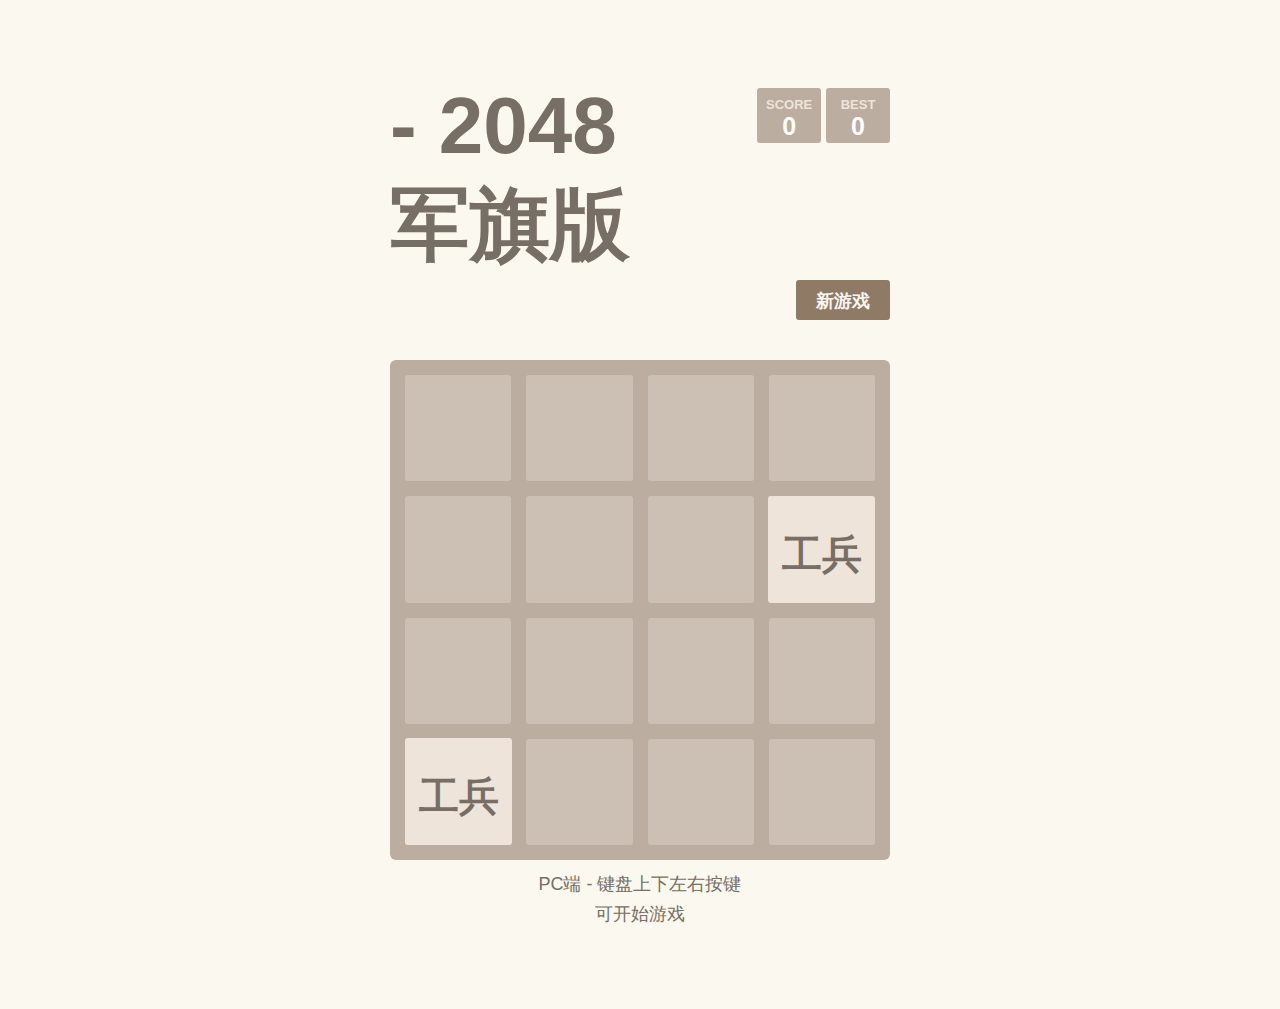
<file: 2048/index.html>
<!DOCTYPE html PUBLIC "-//W3C//DTD XHTML 1.0 Transitional//EN" "http://www.w3.org/TR/xhtml1/DTD/xhtml1-transitional.dtd">
<html lang="en">
<head>
    <meta http-equiv="Content-Type" content="text/html; charset=UTF-8">
    <meta charset="utf-8">
    <title>2048军旗版</title>
    <meta name="viewport" content="width=device-width, target-densitydpi=160dpi, initial-scale=1.0, maximum-scale=1, user-scalable=no, minimal-ui">
	<link rel="stylesheet" href="style.css">
</head>
<body>
<div class="container">
    <div class="heading">
        <h1 class="title">- 2048<br/>军旗版</h1>
        <div class="scores-container">
            <div class="score-container">
                <div class="score-addition"></div>
            </div>
            <div class="best-container"></div>
        </div>
    </div>
    <div class="above-game">
        <a class="restart-button">新游戏</a>
    </div>
    <div class="game-container">
        <div class="game-message">
            <p>
            </p>
            <div class="lower">
                <a class="keep-playing-button">继续前进</a>
                <a class="retry-button">再试一次</a>
                <div class="score-sharing"></div>
            </div>
        </div>
        <div class="grid-container">
            <div class="grid-row">
                <div class="grid-cell">
                </div>
                <div class="grid-cell">
                </div>
                <div class="grid-cell">
                </div>
                <div class="grid-cell">
                </div>
            </div>
            <div class="grid-row">
                <div class="grid-cell">
                </div>
                <div class="grid-cell">
                </div>
                <div class="grid-cell">
                </div>
                <div class="grid-cell">
                </div>
            </div>
            <div class="grid-row">
                <div class="grid-cell">
                </div>
                <div class="grid-cell">
                </div>
                <div class="grid-cell">
                </div>
                <div class="grid-cell">
                </div>
            </div>
            <div class="grid-row">
                <div class="grid-cell">
                </div>
                <div class="grid-cell">
                </div>
                <div class="grid-cell">
                </div>
                <div class="grid-cell">
                </div>
            </div>
        </div>
        <div class="tile-container"></div>
    </div>

	<p style="text-align:center;margin-top:10px;">PC端 - 键盘上下左右按键<br/>可开始游戏</p>
    <script src="bind_polyfill.js"></script>
</body>
</html>
</file>
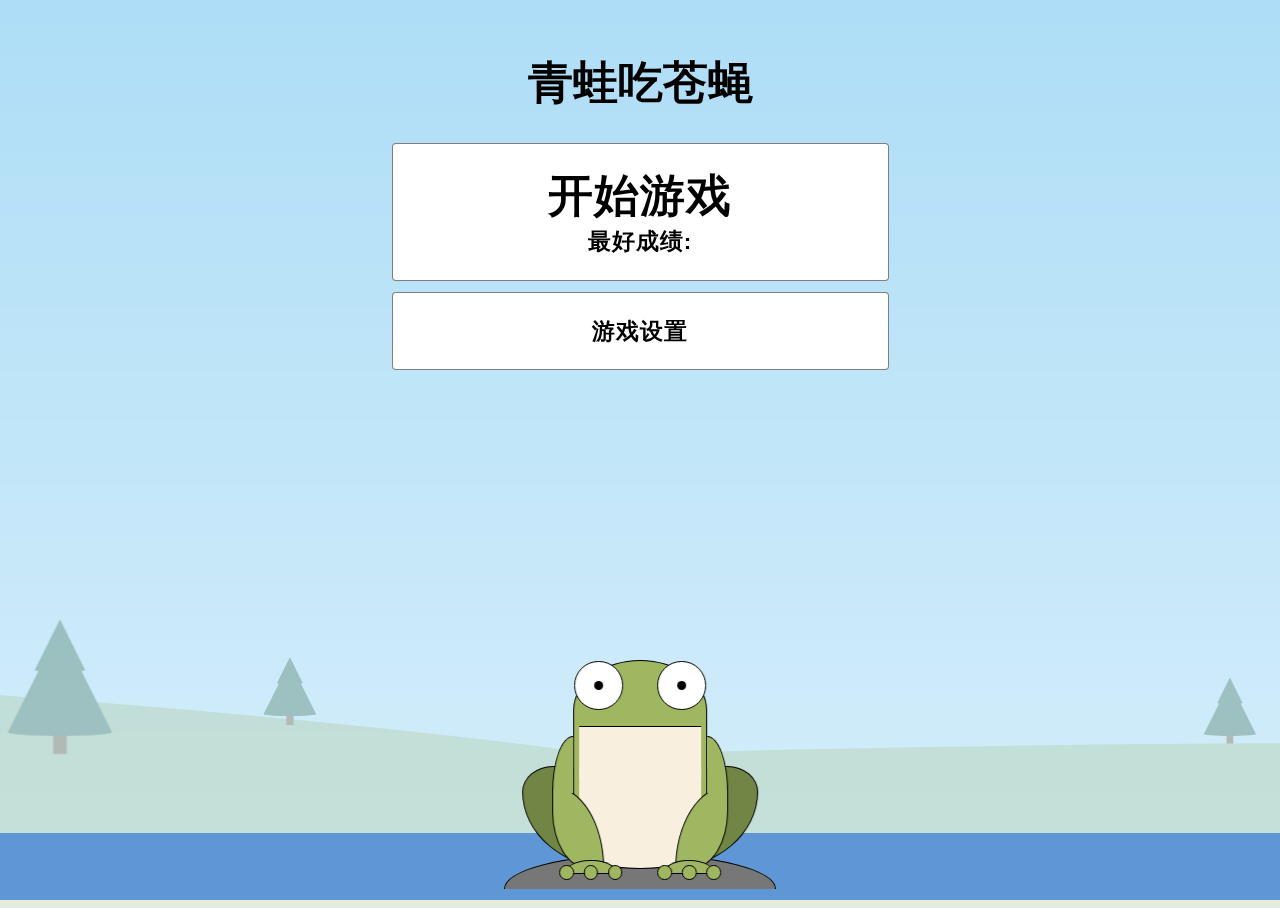
<file: qwchcy/index.html>
<!DOCTYPE html>
<html lang="en" >

<head>
<meta charset="UTF-8">
<title>青蛙吃苍蝇</title>
<meta name="viewport" content="width=device-width, initial-scale=1.0, user-scalable=1.0, minimum-scale=1.0, maximum-scale=1.0">

<style>
      
      @keyframes squiggly {
  0% {
    filter: url("#squiggly-0");
  }
  25% {
    filter: url("#squiggly-1");
  }
  50% {
    filter: url("#squiggly-3");
  }
  100% {
    filter: url("#squiggly-4");
  }
}
html,
body {
  width: 100%;
  height: 100%;
  overflow: hidden;
  background: #fff;
  color: #000;
  font-size: 2.5vh;
}

body {
  font-family: arial;
}
body.dark {
  color: #fff;
}

.card {
  overflow: hidden;
  max-width: 20em;
  padding: 1em;
  margin: 0 auto 1em;
  background: rgba(255, 255, 255, 0.25);
  border: 1px solid #000;
  border-radius: 0.25em;
}

.btn {
  display: block;
  margin: 0 auto 0.5em;
  padding: 1em;
  max-width: 20em;
  font-weight: bold;
  letter-spacing: 1px;
  text-decoration: none !important;
  text-transform: uppercase;
  text-shadow: none !important;
  background: #fff;
  transition: all 0.2s;
  border: 1px solid rgba(0, 0, 0, 0.5);
  border-radius: 4px;
  color: #000;
}

.checkbox {
  display: inline-block;
  font-weight: bold;
  text-transform: uppercase;
}
.checkbox input {
  display: none;
}
.checkbox span {
  display: block;
  padding: 1em;
  background: #fff;
  border: 1px solid #bbb;
  border-radius: 4px;
  color: #000;
  transition: all 0.2s;
  cursor: pointer;
}
.checkbox input:checked + span {
  border-color: #000;
}

.play .text {
  font-size: 2em;
}

.scoreboard .scoreboard-list {
  display: inline-block;
  padding: 0;
  margin: 0;
  text-align: right;
}

.game .hud {
  padding: 0 1rem;
  font-size: 1.5rem;
  letter-spacing: 1px;
}
.dark .game .hud {
  text-shadow: 0 1px 0 rgba(0, 0, 0, 0.1), 0 -1px 0 rgba(0, 0, 0, 0.1), 1px 0 0 rgba(0, 0, 0, 0.1), -1px 0 0 rgba(0, 0, 0, 0.1), 1px 1px 0 rgba(0, 0, 0, 0.1), -1px -1px 0 rgba(0, 0, 0, 0.1), -1px 1px 0 rgba(0, 0, 0, 0.1), 1px -1px 0 rgba(0, 0, 0, 0.1);
}
.game .hud .label {
  display: block;
  font-size: 0.6em;
  font-weight: normal;
  text-transform: uppercase;
}
.game .hud .value {
  font-size: 2em;
  font-weight: bold;
  line-height: 1;
}
.game .time {
  float: left;
}
.game .score {
  float: right;
}

.dark .win {
  text-shadow: 0 1px 0 black, 0 -1px 0 black, 1px 0 0 black, -1px 0 0 black, 1px 1px 0 black, -1px -1px 0 black, -1px 1px 0 black, 1px -1px 0 black;
}
.win .score {
  float: left;
}
.win .best {
  float: right;
}
.win .label {
  display: block;
  font-size: 0.6em;
  font-weight: normal;
  text-transform: uppercase;
}
.win .value {
  font-size: 2em;
  font-weight: bold;
  line-height: 1;
}
.win .highscore {
  display: block;
  clear: both;
}
.win .highscore.is-hidden {
  display: none;
}

.screen {
  position: fixed;
  z-index: 10;
  top: 0;
  left: 0;
  right: 0;
  bottom: 0;
  height: 100%;
  padding: 1em;
  overflow: hidden;
  text-align: center;
  visibility: hidden;
  opacity: 0;
  transform: translateY(-1em);
  transition: all 0.2s 0.1s;
}
.screen.is-active {
  visibility: visible;
  opacity: 1;
  transform: translateY(0);
}
.screen.game {
  padding-left: 0;
  padding-right: 0;
  background: none;
}
.screen h1 {
  text-transform: uppercase;
}

.sky {
  position: fixed;
  top: 0;
  right: 0;
  bottom: 0;
  left: 0;
  transition: all 0.5s;
  background: #fff;
  cursor: pointer;
}
.outlines .sky {
  background: #fff;
}
.light .sky {
  background: #aedef7;
}
.dark .sky {
  background: #002;
}
.sky:before {
  position: fixed;
  top: 0;
  left: 0;
  bottom: 0;
  right: 0;
  background: linear-gradient(to bottom, rgba(255, 255, 255, 0.0001), #fff);
  opacity: 0.5;
  content: '';
  transition: all 0.2s;
}
.dark .sky:before {
  opacity: 0.3;
}

@keyframes twinkle {
  0% {
    border-left-color: white;
    border-right-color: rgba(255, 255, 255, 0);
  }
  33.3334% {
    border-left-color: rgba(255, 255, 255, 0);
    border-right-color: white;
  }
  66.6667% {
    border-left-color: rgba(255, 255, 255, 0);
    border-right-color: white;
  }
  100% {
    border-left-color: white;
    border-right-color: rgba(255, 255, 255, 0);
  }
}
.stars {
  position: fixed;
  left: 2em;
  right: 2em;
  top: 4em;
  height: 2px;
  transform: rotate(40deg);
  border-width: 0 2px;
  border-style: solid;
  border-color: #fff;
  opacity: 0;
  transform: translateY(-5em);
  transition: all 0.5s;
  will-change: opacity;
  animation: twinkle 6s infinite alternate;
}
.dark .stars {
  opacity: 1;
  transform: translateY(0);
}
.stars:before, .stars:after {
  position: fixed;
  top: 6em;
  left: 2em;
  right: 0em;
  height: inherit;
  border: inherit;
  transform: rotate(-15deg);
  opacity: 0.5;
  content: '';
  will-change: opacity;
}
.stars:before {
  animation: twinkle 3s infinite alternate-reverse;
}
.stars:after {
  top: 0.5em;
  left: 3em;
  right: 6em;
  opacity: 1;
  transform: rotate(-30deg);
  animation: twinkle 6s infinite alternate;
}

.moon {
  position: fixed;
  bottom: 20em;
  left: 50%;
  width: 10em;
  height: 10em;
  background: #fff;
  border-radius: 50%;
  transition: all 0.5s ease-in-out;
  transform: translateY(2em);
  box-shadow: 0 0 4em #fff, 0 0 12em #fff, 0 0 0 6em rgba(211, 230, 235, 0.025), 0 0 0 12em rgba(211, 230, 235, 0.025), 0 0 0 18em rgba(211, 230, 235, 0.025);
  opacity: 0;
}
.moon:before, .moon:after {
  position: absolute;
  top: 20%;
  left: 10%;
  width: 30%;
  height: 30%;
  border-radius: 50%;
  background: rgba(0, 0, 0, 0.05);
  box-shadow: inset 0 0 1em rgba(0, 0, 0, 0.1);
  content: '';
  opacity: 0.1;
}
.moon:after {
  top: auto;
  left: auto;
  bottom: 10%;
  right: 10%;
  width: 50%;
  height: 50%;
  opacity: 0.1;
}
.dark .moon {
  transform: translateY(0);
  opacity: 1;
}

.mountains {
  opacity: 0.3;
}
.dark .mountains {
  opacity: 0.9;
}

.mountain {
  position: fixed;
  left: -100%;
  bottom: -3em;
  width: 200%;
  height: 14em;
  background: #fff;
  border-radius: 0 100% 0 0;
  transition: all 0.5s ease-in-out;
}
.light .mountain {
  background: #a4c18b;
}
.dark .mountain {
  background: #0a0a2a;
}
.mountain--2 {
  left: auto;
  right: -10%;
  height: 10em;
  border-radius: 100% 0 0 0;
}

.grass {
  display: none;
  position: fixed;
  left: 0;
  right: 0;
  bottom: 0;
  height: 8em;
  background: #fff;
  transition: all 0.5s ease-in-out;
}
.light .grass {
  background: #a7cc67;
}
.dark .grass {
  background: #0f0f2f;
}

.water {
  position: fixed;
  z-index: 2;
  left: 0;
  right: 0;
  bottom: 0;
  height: 3em;
  transition: all 0.5s ease-in-out;
  background: #fff;
}
.light .water {
  background: #5f96d5;
}
.dark .water {
  background: #0f0f2f;
}

.tree {
  position: absolute;
  z-index: 3;
  right: 38%;
  top: -6.8em;
  width: 1.5em;
  height: 10em;
  transition: all 0.5s;
  background: #fff;
  transform: scale(0.2, 0.2);
  transform-origin: 50% 100%;
}
.light .tree {
  background: #6f4817;
}
.dark .tree {
  background: #0a0a2a;
}
.tree:before, .tree:after {
  position: absolute;
  left: 50%;
  bottom: 2em;
  display: inline-block;
  width: 0;
  transform: translateX(-50%);
  transition: all 0.5s ease-in-out;
  border-width: 0 6em 12em;
  border-style: solid;
  border-color: transparent;
  border-radius: 0 0 100% 100% / 0 0 1em 1em;
  border-bottom-color: #fff;
  content: '';
}
.light .tree:before, .light .tree:after {
  border-bottom-color: #2d5e3b;
}
.dark .tree:before, .dark .tree:after {
  border-bottom-color: #0a0a2a;
}
.tree:after {
  width: 0;
  bottom: 9em;
  border-width: 0 3em 6em;
}
.tree--2 {
  left: auto;
  right: 1.5em;
  top: -5.9em;
  transform: scale(0.2, 0.2);
}
.tree--3 {
  top: -5.5em;
  right: 47%;
  transform: scale(0.4, 0.4);
}

.lily {
  @extends .shadow;
  position: fixed;
  z-index: 3;
  left: 50%;
  bottom: 0.5em;
  height: 1.5em;
  width: 12em;
  transform: translateX(-50%);
  background: #fff;
  border: 1px solid #000;
  border-bottom: 0;
  border-radius: 50% 50% 0 0 / 100% 100% 0 0;
}
.light .lily {
  background: #777;
}
.dark .lily {
  background: #223;
}
.lily--2 {
  left: -9em;
  bottom: 5em;
  border: none;
  animation-delay: 2s;
  opacity: 0.6;
  transform: scale(0.5, 0.3);
}
.lily--3 {
  right: -7em;
  left: auto;
  bottom: 6em;
  border: none;
  animation-delay: -2s;
  opacity: 0.4;
  transform: scale(0.2, 0.15);
}

.shadow, .fly, .fly:before, .fly:after, .player .body, .player .belly, .player .arms .arm, .player .legs .leg, .player .eyes .eye, .player .tongue-inner {
  box-shadow: none;
}

.flies {
  display: flex;
  flex-wrap: wrap;
  width: 100%;
  overflow: hidden;
}
.flies .path {
  flex: 1 1 50%;
  padding: 1em 0;
  text-align: center;
  transition: transform 0.2s;
  will-change: transform;
}
.flies .path:nth-child(odd) {
  transform: translateX(-100%);
}
.flies .path:nth-child(even) {
  transform: translateX(100%);
}
.flies .path.is-active:nth-child(odd) {
  transform: translateX(-20%);
}
.flies .path.is-active:nth-child(even) {
  transform: translateX(20%);
}
.flies .path.is-hidden {
  visibility: hidden;
}

.target {
  display: inline-block;
  width: 4em;
  height: 4em;
  line-height: 4em;
  text-align: center;
  background: rgba(255, 255, 255, 0.05);
  border-radius: 50%;
}

.fly {
  z-index: 99;
  display: inline-block;
  width: 0.8em;
  height: 0.8em;
  border-radius: 50%;
  background: #000;
  border: 1px solid #000;
  will-change: transform;
  transform: translateY(50%);
}
.fly:before, .fly:after {
  position: absolute;
  z-index: -1;
  bottom: 50%;
  width: 0.8em;
  height: 0.5em;
  border-radius: 60%;
  background: #fff;
  border: 1px solid #000;
  will-change: transform;
  content: '';
}
.fly:before {
  right: 60%;
  transform: rotate(15deg);
  transform-origin: 100% 50%;
  animation: flapLeft 0.08s infinite;
}
.fly:after {
  left: 60%;
  transform: rotate(-15deg);
  transform-origin: 0% 50%;
  animation: flapRight 0.08s infinite;
}
.fly--dead {
  animation: none;
}

@keyframes fly {
  from {
    transform: translateX(-30em);
  }
  to {
    transform: translateX(30em);
  }
}
@keyframes flapLeft {
  from {
    transform: rotate(-15deg);
  }
  to {
    transform: rotate(25deg);
  }
}
@keyframes flapRight {
  from {
    transform: rotate(25deg);
  }
  to {
    transform: rotate(-15deg);
  }
}
@keyframes float {
  0% {
    transform: translateX(-50%) translateY(0);
  }
  50% {
    transform: translateX(-50%) translateY(0.2em);
  }
  100% {
    transform: translateX(-50%) translateY(0);
  }
}
.player {
  z-index: 99999;
  position: absolute;
  left: 50%;
  bottom: 2em;
  display: inline-block;
  font-size: 0.9rem;
  transform: translateX(-50%);
}
.player .body {
  position: relative;
  width: 6.5em;
  height: 9.75em;
  transform: translateY(0);
  transition: all 0.2s;
  background: #fff;
  border-radius: 4em 4em 4em 4em / 3em 3em 2em 2em;
  border: 1px solid black;
  will-change: transform;
}
.light .player .body {
  background: #9fb761;
}
.dark .player .body {
  background: #7f9761;
}
.player.is-active .body {
  animation: body 0.25s;
}
.player .belly {
  position: absolute;
  z-index: 1;
  left: 50%;
  height: 50%;
  bottom: -0.5em;
  left: 0.25em;
  right: 0.25em;
  background: #fff;
  border-bottom: 1px solid #000;
  border-radius: 0 0 50% 50% / 0 0 1em 1em;
}
.light .player .belly {
  background: #f8efdf;
}
.dark .player .belly {
  background: #f8efdf;
}
.player .crown {
  display: none;
  z-index: -10;
  position: absolute;
  bottom: 100%;
  left: 50%;
  margin-bottom: 1px;
  border-width: 2em 1.5em 0;
  border-style: solid;
  border-color: transparent gold gold;
  transform: translateX(-50%);
}
.player .crown:before {
  position: absolute;
  bottom: 0;
  left: -1em;
  border-width: 0 1em 2em;
  border-style: solid;
  border-color: gold transparent;
  content: '';
}
.player .arms {
  position: absolute;
  z-index: 2;
  left: 0;
  right: 0;
  bottom: -0.5em;
  will-change: transform;
}
.player .arms .arm {
  position: absolute;
  bottom: 0em;
  width: 2.5em;
  height: 4em;
  background: #fff;
  border: 1px solid black;
}
.light .player .arms .arm {
  background: #9fb761;
}
.dark .player .arms .arm {
  background: #7f9761;
}
.player .arms .arm:before {
  position: absolute;
  top: -2.5em;
  width: 1em;
  height: 2.75em;
  background: #fff;
  border: 1px solid black;
  border-bottom: none;
  content: '';
}
.light .player .arms .arm:before {
  background: #9fb761;
}
.dark .player .arms .arm:before {
  background: #7f9761;
}
.player .arms .arm .hand {
  position: absolute;
  bottom: -0.25em;
  width: 2em;
  height: 0.5em;
  font-size: 1.25em;
  background: #fff;
  border: 1px solid black;
  border-radius: 50% 50% 0 0 / 100% 100% 0 0 !important;
}
.light .player .arms .arm .hand {
  background: #9fb761;
}
.dark .player .arms .arm .hand {
  background: #7f9761;
}
.player .arms .arm .hand .toe {
  position: absolute;
  bottom: -0.25em;
  width: 0.5em;
  height: 0.5em;
  background: #fff;
  border: 1px solid black;
  border-radius: 50%;
}
.light .player .arms .arm .hand .toe {
  background: #9fb761;
}
.dark .player .arms .arm .hand .toe {
  background: #7f9761;
}
.player .arms .arm .hand .toe:first-child {
  left: -0.25em;
}
.player .arms .arm .hand .toe:nth-child(2n) {
  z-index: 2;
  left: 50%;
  transform: translateX(-50%);
}
.player .arms .arm .hand .toe:last-child {
  right: -0.25em;
}
.player .arms .arm--left {
  left: -1em;
  margin-left: -2px;
  border-radius: 0 100% 0 70%;
}
.player .arms .arm--left:before {
  left: -1px;
  border-right: none;
  border-radius: 100% 0 0 0;
}
.player .arms .arm--left .hand {
  left: 0.5em;
  border-left: 0;
  border-radius: 0 100% 0 0;
}
.player .arms .arm--right {
  right: -1em;
  margin-right: -2px;
  border-radius: 100% 0 70% 0;
}
.player .arms .arm--right:before {
  right: -1px;
  border-left: none;
  border-radius: 0 100% 0 0;
}
.player .arms .arm--right .hand {
  right: 0.5em;
  border-right: 0;
  border-radius: 100% 0 0 0;
}
.player.is-active .arms {
  animation: arms 0.25s;
}
.player .legs {
  position: absolute;
  left: 0;
  right: 0;
  bottom: -0.5em;
}
.player .legs .leg {
  position: absolute;
  z-index: -1;
  bottom: 0;
  width: 6em;
  height: 5em;
  transform: rotate(0);
  transform-origin: 50% 100%;
  transition: all 0.2s;
  background: #fff;
  border: 1px solid black;
  will-change: transform;
}
.light .player .legs .leg {
  background: #718644;
}
.dark .player .legs .leg {
  background: #516644;
}
.player .legs .leg--left {
  left: -2.5em;
  border-radius: 25% 75% 25% 75%;
}
.player .legs .leg--right {
  right: -2.5em;
  border-radius: 75% 25% 75% 25%;
}
.player.is-active .leg--left {
  animation: leftLeg 0.25s;
}
.player.is-active .leg--right {
  animation: rightLeg 0.25s;
}
.player .eyes {
  position: absolute;
  z-index: -5;
  top: 0em;
  left: 0em;
  right: 0em;
}
.player .eyes .eye {
  position: absolute;
  top: 0em;
  display: inline-block;
  width: 2.3em;
  height: 2.3em;
  background: #fff;
  border: 1px solid black;
  border-radius: 50%;
  overflow: hidden;
}
.player .eyes .eye--left {
  left: -0em;
}
.player .eyes .eye--right {
  right: -0em;
}
.player .eyes .eye:before, .player .eyes .eye:after {
  position: absolute;
  z-index: 6;
  left: 0;
  width: 100%;
  height: 50%;
  transform: translateY(1px);
  transition: all 0.2s;
  background: #fff;
  border-top: 1px solid #000;
  content: '';
  will-change: transform;
}
.light .player .eyes .eye:before, .light .player .eyes .eye:after {
  background: #718644;
}
.dark .player .eyes .eye:before, .dark .player .eyes .eye:after {
  background: #516644;
}
.player .eyes .eye:before {
  bottom: 100%;
  margin-bottom: 1px;
}
.player .eyes .eye:after {
  top: 100%;
}
.player .eyes .eye:hover:after {
  transform: translateY(-98%);
}
.player .eyes .pupil {
  position: absolute;
  top: 50%;
  left: 50%;
  width: 0.4rem;
  height: 0.4rem;
  margin: -0.2em 0 0 -0.2em;
  transform: translate(0, 0);
  transition: all 0.2s;
  background: #000;
  border-radius: 4em;
  will-change: transform;
  overflow: hidden;
}
.player .mouth {
  position: absolute;
  z-index: 6;
  top: 3.25em;
  left: 0.5em;
  right: 0.5em;
  height: 2.25em;
  background: #000;
  border-radius: 0;
  border: 1px solid black;
  border-top: 0;
  border-bottom: 0;
}
.player .mouth:before {
  position: absolute;
  top: 1em;
  left: 0.5em;
  right: 0.5em;
  bottom: 0;
  border-radius: 50% 50% 0 0 / 100% 100% 0 0;
  background: #fff;
  content: '';
}
.light .player .mouth:before {
  background: #c8725b;
}
.dark .player .mouth:before {
  background: #a8525b;
}
.player .mouth .top-lip {
  position: absolute;
  left: -0.25em;
  right: -0.25em;
  bottom: 100%;
  height: 0;
  background: #fff;
  border-bottom: 1px solid #000;
}
.light .player .mouth .top-lip {
  background: #9fb761;
}
.dark .player .mouth .top-lip {
  background: #7f9761;
}
.player .mouth .bottom-lip {
  position: absolute;
  z-index: 10;
  top: -1px;
  left: -0.25em;
  right: -0.25em;
  height: 2.5em;
  margin-left: -1px;
  margin-right: -1px;
  transform: translateY(0);
  transition: all 0.25s;
  background: #fff;
  border-top: 1px solid #000;
  will-change: transform;
  border-radius: 0;
  content: '';
}
.light .player .mouth .bottom-lip {
  background: #f8efdf;
}
.dark .player .mouth .bottom-lip {
  background: #f8efdf;
}
.player .mouth .bottom-lip:after {
  display: none;
  position: absolute;
  top: 0.5em;
  left: 1.5em;
  right: 1.5em;
  height: 0.25em;
  border-bottom: 1px solid #000;
  opacity: 0.1;
  content: '';
}
.player .tongue {
  pointer-events: none;
  position: absolute;
  z-index: 8;
  bottom: 0.5em;
  left: 50%;
  width: 4em;
  height: 0;
  margin-left: -2em;
  overflow: hidden;
  transform: rotate(0);
  transform-origin: 50% 100%;
  will-change: transform;
}
.player .tongue-inner {
  position: absolute;
  left: 1em;
  right: 1em;
  top: 1em;
  bottom: -1em;
  transform: translateY(100%);
  transition: all 0.1s ease-in-out;
  background: #fff;
  border: 1px solid black;
  border-bottom: 0;
  border-radius: 4em 4em 4em 4em / 4em 4em 60em 60em;
  box-sizing: border-box;
  text-align: center;
  content: '';
  will-change: transform;
}
.light .player .tongue-inner {
  background: #c8725b;
}
.dark .player .tongue-inner {
  background: #a8525b;
}
.player .tongue-inner:before {
  position: absolute;
  top: -0.5em;
  left: -0.5em;
  right: -0.5em;
  min-height: 3em;
  max-height: 6em;
  height: 50%;
  background: #fff;
  border-radius: 50%;
  border: 1px solid black;
  border-bottom: none;
  content: '';
}
.light .player .tongue-inner:before {
  background: #c8725b;
}
.dark .player .tongue-inner:before {
  background: #a8525b;
}
.player .tongue .fly {
  visibility: hidden;
  margin-top: -1em;
  font-size: 1.1rem;
}
.player .tongue .fly.is-active {
  animation: dead-fly 0.25s;
}
.player .tongue .fly.is-active2 {
  animation: dead-fly2 0.25s;
}
.player .tongue .fly:before, .player .tongue .fly:after {
  top: 0em;
}
.player.is-shooting-down .eyes {
  z-index: 8;
}
.player.is-shooting-down .mouth {
  z-index: 6;
}
.player.is-shooting-down .tongue {
  z-index: 6;
  bottom: 1.5em;
}
.player.is-shooting-down .top-lip {
  z-index: 8;
  height: 1em;
}
.player.is-shooting-down .bottom-lip {
  z-index: 4;
}
.player.is-active .tongue-inner {
  animation: shoot 0.25s;
}
.player.is-active .mouth .bottom-lip {
  animation: mouth 0.25s;
}

@keyframes dead-fly {
  0% {
    visibility: hidden;
  }
  49% {
    visibility: hidden;
  }
  50% {
    visibility: visible;
  }
  99% {
    visibility: visible;
  }
  100% {
    visibility: hidden;
  }
}
@keyframes dead-fly2 {
  0% {
    visibility: hidden;
  }
  49% {
    visibility: hidden;
  }
  50% {
    visibility: visible;
  }
  99% {
    visibility: visible;
  }
  100% {
    visibility: hidden;
  }
}
@keyframes shoot {
  0% {
    transform: translateY(105%);
  }
  50% {
    transform: translateY(0);
  }
  100% {
    transform: translateY(105%);
  }
}
@keyframes body {
  0% {
    transform: translateY(0);
  }
  50% {
    transform: translateY(-1em);
  }
  100% {
    transform: translateY(0);
  }
}
@keyframes leftLeg {
  0% {
    transform: rotate(0);
  }
  50% {
    transform: rotate(-10deg);
  }
  100% {
    transform: rotate(0);
  }
}
@keyframes rightLeg {
  0% {
    transform: rotate(0);
  }
  50% {
    transform: rotate(10deg);
  }
  100% {
    transform: rotate(0);
  }
}
@keyframes arms {
  0% {
    transform: translateY(0);
  }
  50% {
    transform: translateY(1em);
  }
  100% {
    transform: translateY(0);
  }
}
@keyframes mouth {
  0% {
    transform: translateY(0);
  }
  50% {
    transform: translateY(1.9em);
  }
  100% {
    transform: translateY(0);
  }
}

</style>

<script src="js/prefixfree.min.js"></script>

</head>
<body>

<div class="environment">
  <div class="sky"></div>
  <div class="stars"></div>
  <div class="sun"></div>
  <div class="moon"></div> 
  <div class="mountains">
    <div class="mountain">
      <div class="trees">
        <div class="tree"></div>
        <div class="tree tree--2"></div>
        <div class="tree tree--3"></div>
        <div class="tree tree--4"></div>
      </div>
    </div>
    <div class="mountain mountain--2"></div> 
  </div>
  <div class="water"></div>
  <div class="lily lilly-1"></div>
</div>

<div class="player">
  
  <div class="legs">
    <div class="leg leg--left">
    </div>
    <div class="leg leg--right">
    </div>
  </div>
  
  <div class="body">
    <div class="crown"></div>
    <div class="belly"></div>
    <div class="arms">
      <div class="arm arm--left">
        <div class="hand">
          <div class="toe"></div>
          <div class="toe"></div>
          <div class="toe"></div>
        </div>
      </div>
      <div class="arm arm--right">
        <div class="hand">
          <div class="toe"></div>
          <div class="toe"></div>
          <div class="toe"></div>
        </div>
      </div>
    </div>
    <div class="mouth">
      <div class="top-lip"></div>
      <div class="bottom-lip"></div>
      <div class="tongue">
        <div class="tongue-inner">
          <div class="fly is-dead"></div>
        </div>
      </div>
    </div>
    <div class="eyes">
      <div class="eye eye--left">
        <div class="pupil"></div>
      </div>
      <div class="eye eye--right">
        <div class="pupil"></div>
      </div>
    </div>
  </div>
</div>

<div class="screen menu">
  <h1>青蛙吃苍蝇</h1>
  <a href="#" class="btn play" onClick="play()">
    <span class="text">开始游戏</span>
    <br>
    <span>最好成绩: <span class="js-best">0</span></span>
  </a>
  <a href="#" class="btn" onClick="settings()">游戏设置</a>
</div>

<div class="screen game">
  <div class="hud">
    <div class="time">
      <span class="label">时间</span>
      <span class="value js-time">30</span>
    </div>

    <div class="score">
      <span class="label">分数</span>
      <span class="value js-score">0</span>
    </div>
  </div>
  
  <div class="flies">
    <div class="path">
      <div class="target">
        <div class="fly"></div>
      </div>
    </div>
    <div class="path">
      <div class="target">
        <div class="fly"></div>
      </div>
    </div>
    <div class="path">
      <div class="target">
        <div class="fly"></div>
      </div>
    </div>
    <div class="path">
      <div class="target">
        <div class="fly"></div>
      </div>
    </div>
    <div class="path">
      <div class="target">
        <div class="fly"></div>
      </div>
    </div>
    <div class="path">
      <div class="target">
        <div class="fly"></div>
      </div>
    </div>
  </div>
 
  
</div>

<div class="screen win">
  <h1>完成</h1> 
  <div class="card">
    <h3 class="highscore js-highscore is-hidden">新高分！</h3>
    
    <div class="score">
      <span class="label">分数</span>
      <span class="value js-score">30</span>
    </div>

    <div class="best">
      <span class="label">最好成绩</span>
      <span class="value js-best">0</span>
    </div>
    
  </div>
  <a href="#" class="btn" onClick="play()">再玩一次</a>
  <a href="#" class="btn btn--clear" onClick="menu()">返回菜单</a>
</div>

<div class="screen settings">
  <h1>设置</h1>
  
  <div class="card">
    <label class="checkbox">
      <input type="radio" name="theme" value="light" checked onClick="toggleTheme(this.value)">
      <span>白天</span>
    </label>
    <label class="checkbox">
      <input type="radio" name="theme" value="dark" onClick="toggleTheme(this.value)">
      <span>晚上</span>
    </label>
  </div>
  
  <a href="#" class="btn js-toggle-music" onClick="toggleMusic()">打开音乐</a>
  
  <a href="#" class="btn" onClick="menu()">返回</a>
</div>

<div class="screen scoreboard">
  <h1>记分牌</h1>
  <div class="card">
    <ol class="scoreboard-list js-scoreboard"></ol>
  </div>
  
  <a href="#" class="btn" onClick="menu()">返回</a>
</div>

<audio id="music" src="zzsc.mp3"></audio>

<script  src="js/index.js"></script>
</body>
</html>
</file>
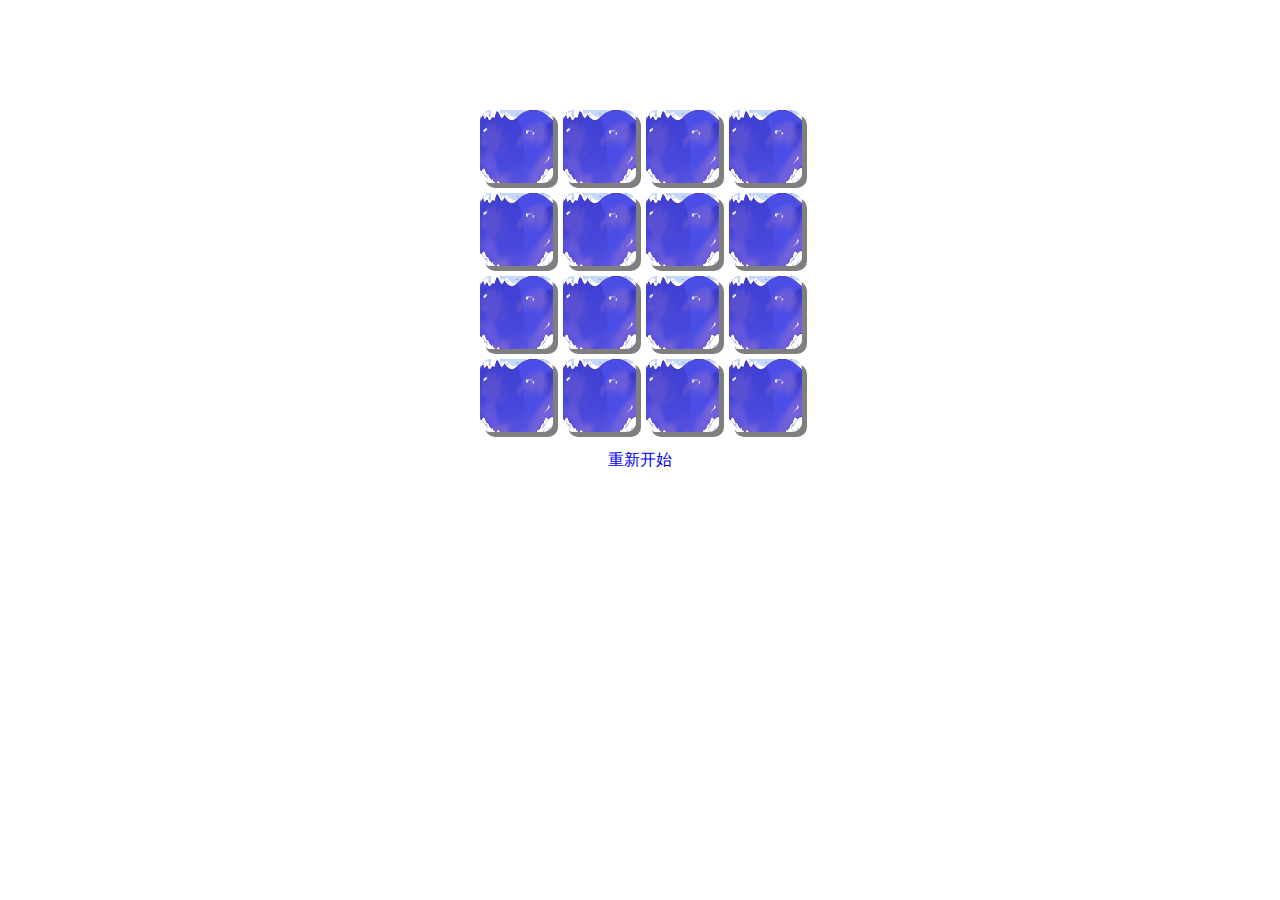
<file: tpxcxyx/index.html>
<!DOCTYPE html>
<html>
<head>
<title>图片消除小游戏</title>
</head>
<meta charset="utf-8">
<meta name="viewport" content="width=device-width, user-scalable=no, initial-scale=1.0, maximum-scale=1.0, minimum-scale=1.0">

<style type="text/css">

html,body{
	padding: 0;
	background: #fff;
	margin: 0;
	-webkit-tap-highlight-color: rgba(255, 255, 255, 0);
    -webkit-user-select: none;
    -moz-user-focus: none;
    -moz-user-select: none;
}
a{
    text-decoration:none;
}
.page_mengceng{
	position: fixed;
	top: 0;
	display: none;
	z-index: 1000;
	left: 0;
    height: 100%;
    width: 100%;
}
.card_border{
	width: 340px;
	height: 340px;
	margin: 0 auto;
	margin-top: 100px;
	font-size: 0;
}
.card{
	height: 73px;
    width: 73px;
    cursor: pointer;
	display: inline-block;
	box-shadow: 5px 5px rgba(0,0,0,0.5);
	overflow: hidden;
	border-radius: 10px;
	margin-left: 10px;
	margin-top: 10px;
}
.card_backImg{
	position: relative;
	z-index: 1;
	height: 73px;
    width: 73px;
}
.card_img{
	position: absolute;
	border-radius: 10px;
	height: 73px;
    width: 73px;
}
.card_IndexNum{
	opacity: 0;
	z-index: -1;
	position: relative;
}
.card_backImg_active{
	margin-top: -73px;
	margin-left: -73px;
	opacity: 0;
	-webkit-animation: active 0.3s;
}
@-webkit-keyframes active {
	0% {
		margin-top: 0px;
		margin-left: 0px;
		opacity: 1;
	}
	100% {
        margin-top: -73px;
        margin-left: -73px;
        opacity: 0;
	}
}
.card_backImg_Unactive{
	margin-top: 0px;
	margin-left: 0px;
	opacity: 1;
	-webkit-animation: unactive 0.3s;
}
@-webkit-keyframes unactive {
	0% {
		margin-top: -73px;
        margin-left: -73px;
        opacity: 0;
	}
	100% {
        margin-top: 0px;
		margin-left: 0px;
		opacity: 1;
	}
}
</style>

<body>

<div class="page_mengceng"></div>
<div class="card_border"></div>

</body>

<script type="text/javascript" src="js/jquery.min.js"></script>
<script type="text/javascript">
	
var ary=[0,1,2,3,4,5,6,7];

ary.push(...ary);
var num=ary.length;
var time=ary.length;
var DomAry=[]
var dobleAry_index=[];
var dobleAry_Num=[];

(function(){
    for(var j=0;j<time;j++){
		var random=Math.floor(Math.random()*num);
		 for(var i=0;i<ary.length;i++){
		 if(random==i){
		 DomAry.push(ary[i]);
		 $(".card_border").append("<div class='card'><div class='card_IndexNum'>"+ary[i]+"</div><img src='images/"+ary[i]+".png' class='card_img'><img src='images/f.png' class='card_backImg'></div>")
		 ary.splice(i,1);
		 num--
		}
	  }
	}
})()

var el=document.getElementsByClassName("card_backImg");
for(var i=0;i<el.length;i++){
	var a=el[i];
	a.index=i;
	a.onclick=function() {
		$(this).removeClass('card_backImg_Unactive');
	    $(this).addClass('card_backImg_active');
	    dobleAry_Num.push($(this).siblings(".card_IndexNum").html())
	    dobleAry_index.push($(this).parent().index())
	    if(dobleAry_index.length==2){
	       if(dobleAry_Num[0]==dobleAry_Num[1]){
		         dobleAry_Num.length=0
			     dobleAry_index.length=0
	       }else{
	       	  $(".page_mengceng").show();
	          setTimeout(function(){
	              $(".page_mengceng").hide();
	              $(".card").eq(dobleAry_index[0]).children(".card_backImg").addClass('card_backImg_Unactive')
	              $(".card").eq(dobleAry_index[1]).children(".card_backImg").addClass('card_backImg_Unactive')
			      dobleAry_Num.length=0
				  dobleAry_index.length=0
			  },500)
	       }
	    }
	};
}

</script>
<div style="margin:10px; text-align:center;">
<a href="javascript:location.reload();">重新开始</a>
</div>
</html>
</file>
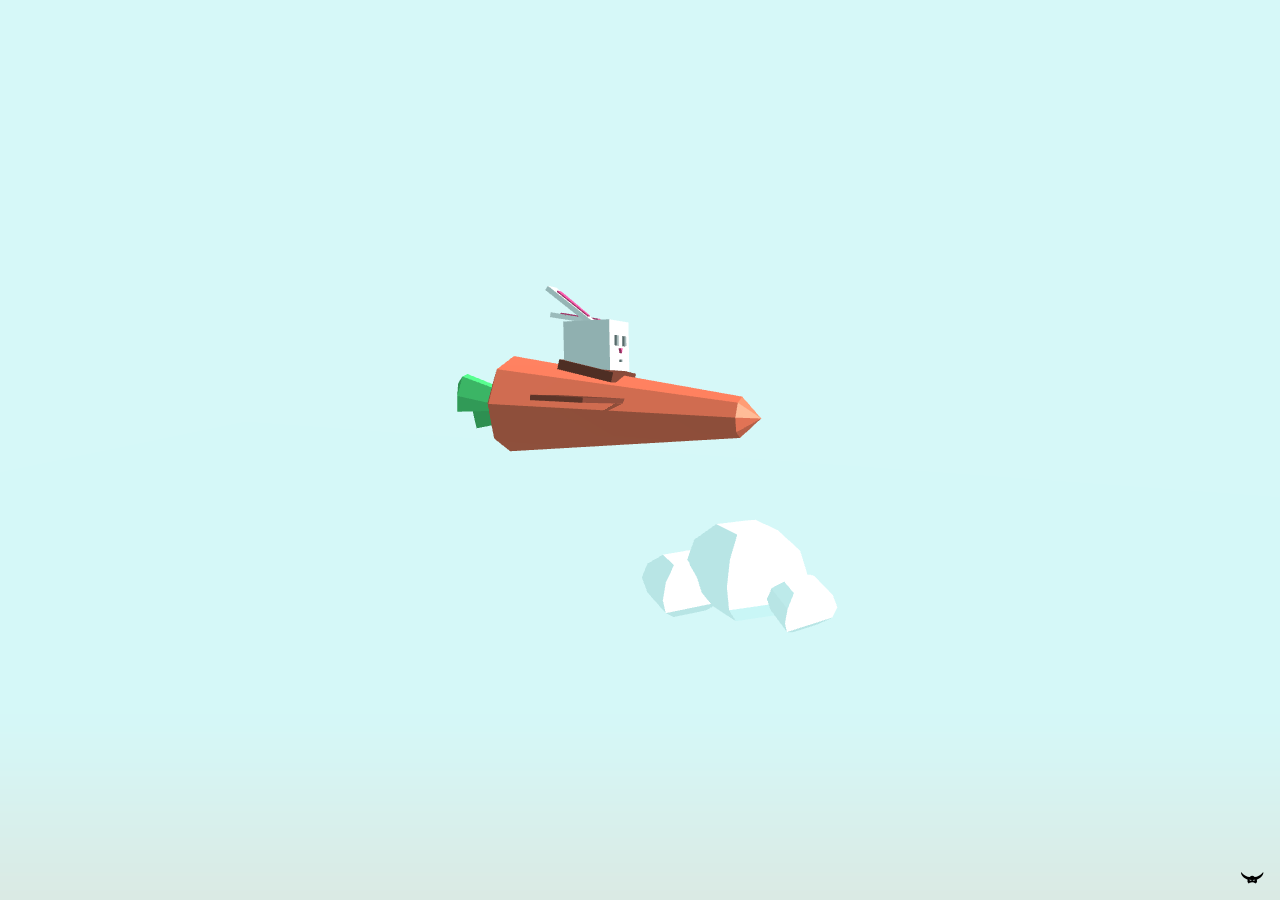
<file: tz3dfx/index.html>
<!doctype html>
<html>
<head>
<meta charset="utf-8">
<title>HTML5萝卜载着兔子3D飞行小游戏</title>

<style>
:root {
  font-size: 16px;
}

* {
  margin: 0;
  padding: 0;
}

body {
  width: 100vw;
  height: 100vh;
}

a {
  color: red;
}

canvas {
  display: block;
}

.credits {
  position: fixed;
  bottom: 1rem;
  right: 1rem;
  font-family: Open Sans, sans-serif;
  font-size: 0.55rem;
  color: var(--color-a);
}

.credits > span {
  display: flex;
  align-items: center;
  justify-content: flex-end;
  padding-top: .5rem;
}
</style>

</head>
<body>

<script src="js/TweenMax.min.js"></script>
<script src="js/three.min.js"></script>
<script src="js/OrbitControls.js"></script>

<div class='credits'>
  <span>
      <svg height='12' viewBox='0 0 57 30'>
        <path d='M28.1312,9.5341 C29.7966,9.5341 32.1025,10.627 34.248,12.368 C49.3297,11.5836 53.8793,-0.4796 55.5773,0.6783 C57.8326,3.2476 50.8638,16.3535 39.4,19.088 C39.8655,20.2628 40.1364,21.4786 40.1364,22.6983 C40.1364,25.9478 38.837,26.7409 36.7281,28.8974 L36.704,28.824 C36.4799,29.0276 36.208,29.2318 35.8945,29.4 C35.8945,29.4 36.1346,27.0065 34.9341,26.7672 C34.9341,26.7672 34.3739,27.4054 33.0133,27.2459 C32.8532,25.8896 32.293,25.4109 32.1329,25.3311 C31.4126,25.4109 30.9324,26.5278 30.132,26.5278 C29.8,26.1969 29.5184,25.5615 29.312,24.972 C29.0201,25.4221 28.6036,26.1128 28.2512,26.2885 C27.8796,26.2885 27.1476,25.2858 26.836,24.832 C26.6262,25.4581 26.3285,26.1707 25.9702,26.5278 C25.1699,26.5278 24.6896,25.4109 23.9694,25.3311 C23.8093,25.4109 23.249,25.8896 23.089,27.2459 C21.7284,27.4054 21.1681,26.7672 21.1681,26.7672 C19.9676,27.0065 20.2077,29.4 20.2077,29.4 C19.6122,29.0804 19.1739,28.6307 18.908,28.304 L18.8667,28.3947 C17.1544,26.3262 16.1259,25.5896 16.1259,22.6983 C16.1259,21.4938 16.3637,20.2895 16.784,19.128 C5.2094,16.4922 -1.8448,3.2615 0.4227,0.6783 C2.119,-0.4785 6.6627,11.5578 21.708,12.364 C23.8143,10.6244 26.1724,9.5341 28.1312,9.5341 Z M28.8514,20.3048 C28.8514,20.3048 30.4121,21.7409 32.213,21.7409 C34.0137,21.7409 35.3343,19.3474 35.3343,19.3474 L28.8514,20.3048 Z M20.6879,19.3474 C20.6879,19.3474 22.2486,21.7409 24.0494,21.7409 C25.8502,21.7409 27.1707,20.3048 27.1707,20.3048 L20.6879,19.3474 Z' fill-rule='evenodd'></path>
      </svg>
  </span>
</div>


<script>
var _createClass = function () {function defineProperties(target, props) {for (var i = 0; i < props.length; i++) {var descriptor = props[i];descriptor.enumerable = descriptor.enumerable || false;descriptor.configurable = true;if ("value" in descriptor) descriptor.writable = true;Object.defineProperty(target, descriptor.key, descriptor);}}return function (Constructor, protoProps, staticProps) {if (protoProps) defineProperties(Constructor.prototype, protoProps);if (staticProps) defineProperties(Constructor, staticProps);return Constructor;};}();function _classCallCheck(instance, Constructor) {if (!(instance instanceof Constructor)) {throw new TypeError("Cannot call a class as a function");}}var internals = {};

internals.W = 500;
internals.H = 500;

internals.randomIntFromInterval = function (min, max) {return (
    Math.floor(Math.random() * (max - min + 1) + min));};

internals.materials = {
  orange: new THREE.MeshPhongMaterial({ color: 0xB7513C, flatShading: true }),
  green: new THREE.MeshPhongMaterial({ color: 0x379351, flatShading: true }),
  brown: new THREE.MeshPhongMaterial({ color: 0x5C2C22, flatShading: true }),
  pink: new THREE.MeshPhongMaterial({ color: 0xB1325E, flatShading: true }),
  gray: new THREE.MeshPhongMaterial({ color: 0x666666, flatShading: true }),
  clouds: new THREE.MeshPhongMaterial({ color: 0xeeeeee, flatShading: true }),
  rabbit: new THREE.MeshPhongMaterial({ color: 0xaaaaaa, flatShading: true }) };


internals.shadowSupport = function (group) {

  group.traverse(function (object) {

    if (object instanceof THREE.Mesh) {
      object.castShadow = true;
      object.receiveShadow = true;
    }
  });
};


console.log('????????');var


Cloud = function () {
  function Cloud(config) {_classCallCheck(this, Cloud);

    console.log('??');

    this.mesh = new THREE.Group();

    var cloud = this._createCould();

    this.mesh.position.x = 200;
    this.mesh.position.y = config.y || Math.random();
    this.mesh.position.z = config.z || 0;

    this.mesh.add(cloud);

    this.animate(config);
  }_createClass(Cloud, [{ key: 'animate', value: function animate(

    config) {var _this = this;

      TweenMax.to(this.mesh.position, 3.5, {
        x: -200,
        repeat: Infinity,
        delay: config.delay || 0,
        onRepeat: function onRepeat() {

          _this.mesh.position.y = internals.randomIntFromInterval(-10, 20);
        } });

    } }, { key: '_createCould', value: function _createCould()

    {

      var group = new THREE.Group();

      var cloudGeo = new THREE.SphereGeometry(5, 4, 6);
      var cloud = new THREE.Mesh(cloudGeo, internals.materials.clouds);
      cloud.scale.set(1, 0.8, 1);

      var cloud2 = cloud.clone();
      cloud2.scale.set(.55, .35, 1);
      cloud2.position.set(5, -1.5, 2);

      var cloud3 = cloud.clone();
      cloud3.scale.set(.75, .5, 1);
      cloud3.position.set(-5.5, -2, -1);

      group.add(cloud);
      group.add(cloud2);
      group.add(cloud3);

      internals.shadowSupport(group);

      return group;
    } }]);return Cloud;}();var


Carrot = function () {
  function Carrot() {_classCallCheck(this, Carrot);

    console.log('??');

    this.mesh = new THREE.Group();

    this.body = this._createBody();
    this.wings = this._createWings();
    this.leafs = this._createLeafs();
    this.pilot = new Pilot();

    this.mesh.rotateOnAxis(new THREE.Vector3(1, 0, 0), -Math.PI / 2);
    this.mesh.rotateOnAxis(new THREE.Vector3(0, 0, 1), Math.PI / 2);

    this.mesh.add(this.body);
    this.mesh.add(this.wings);
    this.mesh.add(this.leafs);
    this.mesh.add(this.pilot.mesh);

    this.animate();
  }_createClass(Carrot, [{ key: 'animate', value: function animate()

    {

      TweenMax.to(this.mesh.position, 1, {
        x: -2,
        y: 4,
        repeat: Infinity,
        yoyo: true,
        ease: Sine.easeInOut });


      TweenMax.to(this.mesh.rotation, 1, {
        x: -1.7,
        repeat: Infinity,
        yoyo: true,
        ease: Sine.easeInOut });


      TweenMax.to(this.leafs.rotation, 0.1, {
        y: Math.PI,
        repeat: Infinity,
        ease: Power0.easeNone });

    } }, { key: '_createBody', value: function _createBody()

    {

      var group = new THREE.Group();

      var bodyGeom = new THREE.CylinderGeometry(5, 2, 25);
      bodyGeom.vertices[16].y += 3;
      bodyGeom.vertices[17].y -= 2;

      group.add(new THREE.Mesh(bodyGeom, internals.materials.orange));

      internals.shadowSupport(group);

      return group;
    } }, { key: '_createWings', value: function _createWings()

    {

      console.log('??');

      var group = new THREE.Group();
      var geometry = new THREE.CubeGeometry(7, 7, 0.5);

      geometry.vertices[2].y += 2;
      geometry.vertices[3].y += 2;
      geometry.vertices[2].x -= 1;
      geometry.vertices[3].x -= 1;

      var wingR = new THREE.Mesh(geometry, internals.materials.brown);
      wingR.position.x = 6;
      wingR.position.y = 2;
      wingR.position.z = 1;

      var wingL = wingR.clone();
      wingL.position.x = -6;
      wingL.rotation.y = Math.PI;

      group.add(wingR);
      group.add(wingL);

      internals.shadowSupport(group);

      return group;
    } }, { key: '_createLeafs', value: function _createLeafs()

    {

      console.log('??');

      var group = new THREE.Group();
      var geometry = new THREE.CylinderGeometry(1.5, 1, 5, 4);

      geometry.vertices[8].y += 0.5;

      var leafA = new THREE.Mesh(geometry, internals.materials.green);
      leafA.position.y = 16;

      var leafB = leafA.clone();
      leafB.position.x = -1.75;
      leafB.position.y = 15;
      leafB.rotation.z = 0.4;

      var leafC = leafB.clone();
      leafC.position.x = leafB.position.x * -1;
      leafC.rotation.z = leafB.rotation.z * -1;

      group.add(leafA);
      group.add(leafB);
      group.add(leafC);

      internals.shadowSupport(group);

      return group;
    } }]);return Carrot;}();var


Pilot = function () {

  function Pilot() {_classCallCheck(this, Pilot);

    console.log('??');

    this.mesh = new THREE.Group();

    this.pilot = this._createPilot();

    this.mesh.rotation.x = 1.5;
    this.mesh.position.set(0, 7, 5);

    this.mesh.add(this.pilot);

    this.animate();
  }_createClass(Pilot, [{ key: 'animate', value: function animate()

    {

      TweenMax.to(this.earPivotL.rotation, 0.1, {
        x: Math.sin(-Math.PI / 3),
        repeat: Infinity,
        yoyo: true });


      TweenMax.to(this.earPivotR.rotation, 0.1, {
        x: -Math.PI / 2.25,
        repeat: Infinity,
        yoyo: true });


      TweenMax.to(this.eye.scale, 0.5, {
        y: 0.1,
        repeat: Infinity,
        yoyo: true,
        delay: 5,
        repeatDelay: 3 });


      TweenMax.to(this.eyeb.scale, 0.5, {
        y: 0.1,
        repeat: Infinity,
        yoyo: true,
        delay: 5,
        repeatDelay: 3 });

    } }, { key: '_createPilot', value: function _createPilot()

    {

      var group = new THREE.Group();

      var bodyGeo = new THREE.CubeGeometry(5, 5, 5);
      bodyGeo.vertices[3].y += 0.5;
      bodyGeo.vertices[6].y += 0.5;

      var body = new THREE.Mesh(bodyGeo, internals.materials.rabbit);
      body.position.y = 1;
      body.position.z = 4;

      var seatGeo = new THREE.CubeGeometry(6, 1, 6);
      var seat = new THREE.Mesh(seatGeo, internals.materials.brown);
      seat.position.set(0, -2.5, 0);
      seat.rotation.set(.25, 0, 0);
      body.add(seat);

      this.earPivotL = new THREE.Object3D();
      this.earPivotL.applyMatrix(new THREE.Matrix4().makeTranslation(0, 2.5, 0));
      this.earPivotL.rotation.x = -Math.PI / 2.25;

      this.earPivotR = this.earPivotL.clone();
      this.earPivotR.rotation.x = -Math.PI / 3;

      var earGeo = new THREE.CubeGeometry(2, 6, 0.5);
      earGeo.vertices[2].x -= 0.5;
      earGeo.vertices[3].x -= 0.5;
      earGeo.vertices[6].x += 0.5;
      earGeo.vertices[7].x += 0.5;

      var ear = new THREE.Mesh(earGeo, internals.materials.rabbit);
      ear.position.x = -1.5;
      ear.position.y = 2.5;

      var earInside = new THREE.Mesh(earGeo, internals.materials.pink);
      earInside.scale.set(.5, .7, .5);
      earInside.position.set(0, 0, .25);
      ear.add(earInside);

      this.earPivotL.add(ear);
      body.add(this.earPivotL);

      var ear2 = ear.clone();
      ear2.position.x = ear.position.x * -1;
      this.earPivotR.add(ear2);
      body.add(this.earPivotR);

      var eyeGeo = new THREE.CubeGeometry(0.5, 1, 0.5);
      var eye = new THREE.Mesh(eyeGeo, internals.materials.gray);
      eye.position.set(1, 0.5, 2.5);
      body.add(eye);
      this.eye = eye;

      var eyeb = eye.clone();
      eyeb.position.x = eye.position.x * -1;
      this.eyeb = eyeb;
      body.add(eyeb);

      var noseGeo = new THREE.CubeGeometry(0.5, 0.5, 0.5);
      noseGeo.vertices[2].x = 0;
      noseGeo.vertices[3].x = 0;
      noseGeo.vertices[6].x = 0;
      noseGeo.vertices[7].x = 0;
      var nose = new THREE.Mesh(noseGeo, internals.materials.pink);
      nose.position.set(0, -.5, 2.5);
      body.add(nose);

      var mouthGeo = new THREE.CubeGeometry(.25, 0.25, 0.5);
      var mouth = new THREE.Mesh(mouthGeo, internals.materials.gray);
      mouth.position.set(0, -1.5, 2.5);
      body.add(mouth);

      group.add(body);

      internals.shadowSupport(group);

      return group;
    } }]);return Pilot;}();



console.log('????????');


internals.renderer = new THREE.WebGLRenderer({ alpha: true, antialias: true });
internals.camera = new THREE.PerspectiveCamera(45, internals.W / internals.H, 1, 1000);
internals.scene = new THREE.Scene();
internals.scene.fog = new THREE.Fog(0xd5f8f8, 100, 300);

// setup renderer
internals.renderer.setPixelRatio(window.devicePixelRatio);
internals.renderer.setClearColor(0xc5f5f5, .7);
internals.renderer.setSize(internals.W, internals.H);
internals.renderer.shadowMap.enabled = true;
document.body.appendChild(internals.renderer.domElement);

// setup camera
internals.camera.position.set(40, 20, 100);
internals.scene.add(internals.camera);

// controls
internals.controls = new THREE.OrbitControls(internals.camera, internals.renderer.domElement);
internals.controls.minDistance = 50;
internals.controls.maxDistance = 250;

(function setupLights() {

  var directional = new THREE.DirectionalLight(0xffffff, 1);
  directional.position.set(30, 20, 0);
  directional.castShadow = true;

  internals.scene.add(new THREE.AmbientLight(0xc5f5f5, 1));
  internals.scene.add(directional);
})();

(function createFloor() {

  var floor = new THREE.Mesh(new THREE.PlaneBufferGeometry(1000, 1000), new THREE.MeshBasicMaterial({ color: 0xe0dacd }));
  floor.rotation.x = -Math.PI / 2;
  floor.position.y = -100;

  internals.scene.add(floor);
})();

(function addElements() {

  internals.scene.add(new Carrot().mesh);
  internals.scene.add(new Cloud({ y: -5, z: 20 }).mesh);
  internals.scene.add(new Cloud({ y: 0, z: 10, delay: 1 }).mesh);
  internals.scene.add(new Cloud({ y: 15, z: -10, delay: .5 }).mesh);
  internals.scene.add(new Cloud({ y: -15, z: 10, delay: 2 }).mesh);
})();

internals.resizeHandler = function () {

  internals.W = window.innerWidth;
  internals.H = window.innerHeight;

  internals.renderer.setSize(internals.W, internals.H);
  internals.camera.aspect = internals.W / internals.H;
  internals.camera.updateProjectionMatrix();
};
window.addEventListener('resize', internals.resizeHandler, false);
internals.resizeHandler();

internals.render = function () {return internals.renderer.render(internals.scene, internals.camera);};
TweenLite.ticker.addEventListener("tick", internals.render);
</script>
</body>
</html>
</file>
<file: 2048/style.css>
html, body {
    margin: 0;
    padding: 0;
    background: #faf8ef;
    color: #776e65;
    font-family: "Microsoft YaHei", sans-serif, 'Microsoft Sans Serif','Microsoft JhengHei UI';
    font-size: 18px;
}
 
body {
    margin: 80px 0;
}
 
input {
    display: inline-block;
    background: #8f7a66;
    border-radius: 3px;
    padding: 0 20px;
    text-decoration: none;
    color: #f9f6f2;
    height: 40px;
    line-height: 42px;
    cursor: pointer;
    font: inherit;
    border: none;
    outline: none;
    box-sizing: border-box;
    font-weight: bold;
    margin: 0;
    -webkit-appearance: none;
    -moz-appearance: none;
    appearance: none;
}
 
input[type="text"], input[type="email"] {
    cursor: auto;
    background: #fcfbf9;
    font-weight: normal;
    color: #776e65;
    padding: 0 15px;
}
 
input[type="text"]::-webkit-input-placeholder, input[type="email"]::-webkit-input-placeholder {
    color: #9d948c;
}
 
input[type="text"]::-moz-placeholder, input[type="email"]::-moz-placeholder {
    color: #9d948c;
}
 
input[type="text"]:-ms-input-placeholder, input[type="email"]:-ms-input-placeholder {
    color: #9d948c;
}
 
.heading:after {
    content: "";
    display: block;
    clear: both;
}
 
h1.title {
    font-size: 80px;
    font-weight: bold;
    margin: 0;
    display: block;
    float: left;
}
 
@-webkit-keyframes move-up {
    0% {
        top: 25px;
        opacity: 1;
    }
 
    100% {
        top: -50px;
        opacity: 0;
    }
}
 
@-moz-keyframes move-up {
    0% {
        top: 25px;
        opacity: 1;
    }
 
    100% {
        top: -50px;
        opacity: 0;
    }
}
 
@keyframes move-up {
    0% {
        top: 25px;
        opacity: 1;
    }
 
    100% {
        top: -50px;
        opacity: 0;
    }
}
 
.scores-container {
    float: right;
    text-align: right;
}
 
.score-container, .best-container {
    position: relative;
    display: inline-block;
    background: #bbada0;
    padding: 15px 25px;
    font-size: 25px;
    height: 25px;
    line-height: 47px;
    font-weight: bold;
    border-radius: 3px;
    color: white;
    margin-top: 8px;
    text-align: center;
}
 
.score-container:after, .best-container:after {
    position: absolute;
    width: 100%;
    top: 10px;
    left: 0;
    text-transform: uppercase;
    font-size: 13px;
    line-height: 13px;
    text-align: center;
    color: #eee4da;
}
 
.score-container .score-addition, .best-container .score-addition {
    position: absolute;
    right: 30px;
    color: red;
    font-size: 25px;
    line-height: 25px;
    font-weight: bold;
    color: rgba(119, 110, 101, 0.9);
    z-index: 100;
    -webkit-animation: move-up 600ms ease-in;
    -moz-animation: move-up 600ms ease-in;
    animation: move-up 600ms ease-in;
    -webkit-animation-fill-mode: both;
    -moz-animation-fill-mode: both;
    animation-fill-mode: both;
}
 
.score-container:after {
    content: "Score";
}
 
.best-container:after {
    content: "Best";
}
 
p {
    margin-top: 0;
    margin-bottom: 10px;
    line-height: 1.65;
}
 
a {
    color: #776e65;
    font-weight: bold;
    text-decoration: underline;
    cursor: pointer;
}
 
strong.important {
    text-transform: uppercase;
}
 
hr {
    border: none;
    border-bottom: 1px solid #d8d4d0;
    margin-top: 20px;
    margin-bottom: 30px;
}
 
.container {
    width: 500px;
    margin: 0 auto;
}
 
@-webkit-keyframes fade-in {
    0% {
        opacity: 0;
    }
 
    100% {
        opacity: 1;
    }
}
 
@-moz-keyframes fade-in {
    0% {
        opacity: 0;
    }
 
    100% {
        opacity: 1;
    }
}
 
@keyframes fade-in {
    0% {
        opacity: 0;
    }
 
    100% {
        opacity: 1;
    }
}
 
@-webkit-keyframes slide-up {
    0% {
        margin-top: 32%;
    }
 
    100% {
        margin-top: 20%;
    }
}
 
@-moz-keyframes slide-up {
    0% {
        margin-top: 32%;
    }
 
    100% {
        margin-top: 20%;
    }
}
 
@keyframes slide-up {
    0% {
        margin-top: 32%;
    }
 
    100% {
        margin-top: 20%;
    }
}
 
.game-container {
    margin-top: 40px;
    position: relative;
    padding: 15px;
    cursor: default;
    -webkit-touch-callout: none;
    -ms-touch-callout: none;
    -webkit-user-select: none;
    -moz-user-select: none;
    -ms-user-select: none;
    -ms-touch-action: none;
    touch-action: none;
    background: #bbada0;
    border-radius: 6px;
    width: 500px;
    height: 500px;
    -webkit-box-sizing: border-box;
    -moz-box-sizing: border-box;
    box-sizing: border-box;
}
 
.game-message {
    display: none;
    position: absolute;
    top: 0;
    right: 0;
    bottom: 0;
    left: 0;
    background: rgba(238, 228, 218, 0.73);
    z-index: 100;
    padding-top: 40px;
    text-align: center;
    -webkit-animation: fade-in 800ms ease 1200ms;
    -moz-animation: fade-in 800ms ease 1200ms;
    animation: fade-in 800ms ease 1200ms;
    -webkit-animation-fill-mode: both;
    -moz-animation-fill-mode: both;
    animation-fill-mode: both;
}
 
.game-message p {
    font-size: 60px;
    font-weight: bold;
    height: 60px;
    line-height: 60px;
    margin-top: 222px;
}
 
.game-message .lower {
    display: block;
    margin-top: 29px;
}
 
.game-message .mailing-list {
    margin-top: 52px;
}
 
.game-message .mailing-list strong {
    display: block;
    margin-bottom: 10px;
}
 
.game-message .mailing-list .mailing-list-email-field {
    width: 230px;
    margin-right: 5px;
}
 
.game-message a {
    display: inline-block;
    background: #8f7a66;
    border-radius: 3px;
    padding: 0 20px;
    text-decoration: none;
    color: #f9f6f2;
    height: 40px;
    line-height: 42px;
    cursor: pointer;
    margin-left: 9px;
}
 
.game-message a.keep-playing-button {
    display: none;
}
 
.game-message .score-sharing {
    display: inline-block;
    vertical-align: middle;
    margin-left: 10px;
}
 
.game-message.game-won {
    background: rgba(237, 194, 46, 0.5);
    color: #f9f6f2;
}
 
.game-message.game-won a.keep-playing-button {
    display: inline-block;
}
 
.game-message.game-won, .game-message.game-over {
    display: block;
}
 
.game-message.game-won p, .game-message.game-over p {
    -webkit-animation: slide-up 1.5s ease-in-out 2500ms;
    -moz-animation: slide-up 1.5s ease-in-out 2500ms;
    animation: slide-up 1.5s ease-in-out 2500ms;
    -webkit-animation-fill-mode: both;
    -moz-animation-fill-mode: both;
    animation-fill-mode: both;
}
 
.game-message.game-won .mailing-list, .game-message.game-over .mailing-list {
    -webkit-animation: fade-in 1.5s ease-in-out 2500ms;
    -moz-animation: fade-in 1.5s ease-in-out 2500ms;
    animation: fade-in 1.5s ease-in-out 2500ms;
    -webkit-animation-fill-mode: both;
    -moz-animation-fill-mode: both;
    animation-fill-mode: both;
}
 
.grid-container {
    position: absolute;
    z-index: 1;
}
 
.grid-row {
    margin-bottom: 15px;
}
 
.grid-row:last-child {
    margin-bottom: 0;
}
 
.grid-row:after {
    content: "";
    display: block;
    clear: both;
}
 
.grid-cell {
    width: 106.25px;
    height: 106.25px;
    margin-right: 15px;
    float: left;
    border-radius: 3px;
    background: rgba(238, 228, 218, 0.35);
}
 
.grid-cell:last-child {
    margin-right: 0;
}
 
.tile-container {
    position: absolute;
    z-index: 2;
}
 
.tile, .tile .tile-inner {
    width: 107px;
    height: 107px;
    line-height: 116.25px;
}
 
.tile.tile-position-1-1 {
    -webkit-transform: translate(0px, 0px);
    -moz-transform: translate(0px, 0px);
    transform: translate(0px, 0px);
}
 
.tile.tile-position-1-2 {
    -webkit-transform: translate(0px, 121px);
    -moz-transform: translate(0px, 121px);
    transform: translate(0px, 121px);
}
 
.tile.tile-position-1-3 {
    -webkit-transform: translate(0px, 242px);
    -moz-transform: translate(0px, 242px);
    transform: translate(0px, 242px);
}
 
.tile.tile-position-1-4 {
    -webkit-transform: translate(0px, 363px);
    -moz-transform: translate(0px, 363px);
    transform: translate(0px, 363px);
}
 
.tile.tile-position-2-1 {
    -webkit-transform: translate(121px, 0px);
    -moz-transform: translate(121px, 0px);
    transform: translate(121px, 0px);
}
 
.tile.tile-position-2-2 {
    -webkit-transform: translate(121px, 121px);
    -moz-transform: translate(121px, 121px);
    transform: translate(121px, 121px);
}
 
.tile.tile-position-2-3 {
    -webkit-transform: translate(121px, 242px);
    -moz-transform: translate(121px, 242px);
    transform: translate(121px, 242px);
}
 
.tile.tile-position-2-4 {
    -webkit-transform: translate(121px, 363px);
    -moz-transform: translate(121px, 363px);
    transform: translate(121px, 363px);
}
 
.tile.tile-position-3-1 {
    -webkit-transform: translate(242px, 0px);
    -moz-transform: translate(242px, 0px);
    transform: translate(242px, 0px);
}
 
.tile.tile-position-3-2 {
    -webkit-transform: translate(242px, 121px);
    -moz-transform: translate(242px, 121px);
    transform: translate(242px, 121px);
}
 
.tile.tile-position-3-3 {
    -webkit-transform: translate(242px, 242px);
    -moz-transform: translate(242px, 242px);
    transform: translate(242px, 242px);
}
 
.tile.tile-position-3-4 {
    -webkit-transform: translate(242px, 363px);
    -moz-transform: translate(242px, 363px);
    transform: translate(242px, 363px);
}
 
.tile.tile-position-4-1 {
    -webkit-transform: translate(363px, 0px);
    -moz-transform: translate(363px, 0px);
    transform: translate(363px, 0px);
}
 
.tile.tile-position-4-2 {
    -webkit-transform: translate(363px, 121px);
    -moz-transform: translate(363px, 121px);
    transform: translate(363px, 121px);
}
 
.tile.tile-position-4-3 {
    -webkit-transform: translate(363px, 242px);
    -moz-transform: translate(363px, 242px);
    transform: translate(363px, 242px);
}
 
.tile.tile-position-4-4 {
    -webkit-transform: translate(363px, 363px);
    -moz-transform: translate(363px, 363px);
    transform: translate(363px, 363px);
}
 
.tile {
    position: absolute;
    -webkit-transition: 100ms ease-in-out;
    -moz-transition: 100ms ease-in-out;
    transition: 100ms ease-in-out;
    -webkit-transition-property: -webkit-transform;
    -moz-transition-property: -moz-transform;
    transition-property: transform;
}
 
.tile .tile-inner {
    border-radius: 3px;
    background: #eee4da;
    text-align: center;
    font-weight: bold;
    z-index: 10;
    font-size: 40px;
}
 
.tile.tile-2 .tile-inner {
    background: #eee4da;
    box-shadow: 0 0 30px 10px rgba(243, 215, 116, 0), inset 0 0 0 1px rgba(255, 255, 255, 0);
}
 
.tile.tile-4 .tile-inner {
    background: #ede0c8;
    box-shadow: 0 0 30px 10px rgba(243, 215, 116, 0), inset 0 0 0 1px rgba(255, 255, 255, 0);
}
 
.tile.tile-8 .tile-inner {
    color: #f9f6f2;
    background: #f2b179;
}
 
.tile.tile-16 .tile-inner {
    color: #f9f6f2;
    background: #f59563;
}
 
.tile.tile-32 .tile-inner {
    color: #f9f6f2;
    background: #f67c5f;
}
 
.tile.tile-64 .tile-inner {
    color: #f9f6f2;
    background: #f65e3b;
    font-size: 30px;
}
 
@media screen and (max-width: 520px) {
    .tile.tile-64 .tile-inner {
        font-size: 17px;
    }
}
 
.tile.tile-128 .tile-inner {
    color: #f9f6f2;
    background: #edcf72;
    box-shadow: 0 0 30px 10px rgba(243, 215, 116, 0.2381), inset 0 0 0 1px rgba(255, 255, 255, 0.14286);
    font-size: 25px;
}
 
@media screen and (max-width: 520px) {
    .tile.tile-128 .tile-inner {
        font-size: 13px;
    }
}
 
.tile.tile-256 .tile-inner {
    color: #f9f6f2;
    background: #edcc61;
    box-shadow: 0 0 30px 10px rgba(243, 215, 116, 0.31746), inset 0 0 0 1px rgba(255, 255, 255, 0.19048);
    font-size: 30px;
}
 
@media screen and (max-width: 520px) {
    .tile.tile-256 .tile-inner {
        font-size: 17px;
    }
}
 
.tile.tile-512 .tile-inner {
    color: #f9f6f2;
    background: #edc850;
    box-shadow: 0 0 30px 10px rgba(243, 215, 116, 0.39683), inset 0 0 0 1px rgba(255, 255, 255, 0.2381);
    font-size: 30px;
}
 
@media screen and (max-width: 520px) {
    .tile.tile-512 .tile-inner {
        font-size: 17px;
    }
}
 
.tile.tile-1024 .tile-inner {
    color: #f9f6f2;
    background: #edc53f;
    box-shadow: 0 0 30px 10px rgba(243, 215, 116, 0.47619), inset 0 0 0 1px rgba(255, 255, 255, 0.28571);
    font-size: 30px;
}
 
@media screen and (max-width: 520px) {
    .tile.tile-1024 .tile-inner {
        font-size: 17px;
    }
}
 
.tile.tile-2048 .tile-inner {
    color: #f9f6f2;
    background: #edc22e;
    box-shadow: 0 0 30px 10px rgba(243, 215, 116, 0.55556), inset 0 0 0 1px rgba(255, 255, 255, 0.33333);
    font-size: 30px;
}
 
@media screen and (max-width: 520px) {
    .tile.tile-2048 .tile-inner {
        font-size: 17px;
    }
}
 
.tile.tile-super .tile-inner {
    color: #f9f6f2;
    background: #3c3a32;
    font-size: 30px;
}
 
@media screen and (max-width: 520px) {
    .tile.tile-super .tile-inner {
        font-size: 17px;
    }
}
 
@-webkit-keyframes appear {
    0% {
        opacity: 0;
        -webkit-transform: scale(0);
        -moz-transform: scale(0);
        transform: scale(0);
    }
 
    100% {
        opacity: 1;
        -webkit-transform: scale(1);
        -moz-transform: scale(1);
        transform: scale(1);
    }
}
 
@-moz-keyframes appear {
    0% {
        opacity: 0;
        -webkit-transform: scale(0);
        -moz-transform: scale(0);
        transform: scale(0);
    }
 
    100% {
        opacity: 1;
        -webkit-transform: scale(1);
        -moz-transform: scale(1);
        transform: scale(1);
    }
}
 
@keyframes appear {
    0% {
        opacity: 0;
        -webkit-transform: scale(0);
        -moz-transform: scale(0);
        transform: scale(0);
    }
 
    100% {
        opacity: 1;
        -webkit-transform: scale(1);
        -moz-transform: scale(1);
        transform: scale(1);
    }
}
 
.tile-new .tile-inner {
    -webkit-animation: appear 200ms ease 100ms;
    -moz-animation: appear 200ms ease 100ms;
    animation: appear 200ms ease 100ms;
    -webkit-animation-fill-mode: backwards;
    -moz-animation-fill-mode: backwards;
    animation-fill-mode: backwards;
}
 
@-webkit-keyframes pop {
    0% {
        -webkit-transform: scale(0);
        -moz-transform: scale(0);
        transform: scale(0);
    }
 
    50% {
        -webkit-transform: scale(1.2);
        -moz-transform: scale(1.2);
        transform: scale(1.2);
    }
 
    100% {
        -webkit-transform: scale(1);
        -moz-transform: scale(1);
        transform: scale(1);
    }
}
 
@-moz-keyframes pop {
    0% {
        -webkit-transform: scale(0);
        -moz-transform: scale(0);
        transform: scale(0);
    }
 
    50% {
        -webkit-transform: scale(1.2);
        -moz-transform: scale(1.2);
        transform: scale(1.2);
    }
 
    100% {
        -webkit-transform: scale(1);
        -moz-transform: scale(1);
        transform: scale(1);
    }
}
 
@keyframes pop {
    0% {
        -webkit-transform: scale(0);
        -moz-transform: scale(0);
        transform: scale(0);
    }
 
    50% {
        -webkit-transform: scale(1.2);
        -moz-transform: scale(1.2);
        transform: scale(1.2);
    }
 
    100% {
        -webkit-transform: scale(1);
        -moz-transform: scale(1);
        transform: scale(1);
    }
}
 
.tile-merged .tile-inner {
    z-index: 20;
    -webkit-animation: pop 200ms ease 100ms;
    -moz-animation: pop 200ms ease 100ms;
    animation: pop 200ms ease 100ms;
    -webkit-animation-fill-mode: backwards;
    -moz-animation-fill-mode: backwards;
    animation-fill-mode: backwards;
}
 
.above-game:after {
    content: "";
    display: block;
    clear: both;
}
 
.game-intro {
    float: left;
    line-height: 42px;
    margin-bottom: 0;
}
 
.restart-button {
    display: inline-block;
    background: #8f7a66;
    border-radius: 3px;
    padding: 0 20px;
    text-decoration: none;
    color: #f9f6f2;
    height: 40px;
    line-height: 42px;
    cursor: pointer;
    display: block;
    text-align: center;
    float: right;
}
 
.game-explanation {
    margin-top: 50px;
}
 
.sharing {
    margin-top: 20px;
    text-align: center;
}
 
.sharing > iframe, .sharing > span, .sharing > form {
    display: inline-block;
    vertical-align: middle;
}
 
@media screen and (max-width: 520px) {
    html, body {
        font-size: 15px;
    }
 
    body {
        margin: 20px 0;
        padding: 0 20px;
    }
 
    h1.title {
        font-size: 27px;
        margin-top: 15px;
    }
 
    .container {
        width: 280px;
        margin: 0 auto;
    }
 
    .score-container, .best-container {
        margin-top: 0;
        padding: 15px 10px;
        min-width: 40px;
    }
 
    .heading {
        margin-bottom: 10px;
    }
 
    .game-intro {
        width: 55%;
        display: block;
        box-sizing: border-box;
        line-height: 1.65;
    }
 
    .restart-button {
        width: 42%;
        padding: 0;
        display: block;
        box-sizing: border-box;
        margin-top: 2px;
    }
 
    .game-container {
        margin-top: 17px;
        position: relative;
        padding: 10px;
        cursor: default;
        -webkit-touch-callout: none;
        -ms-touch-callout: none;
        -webkit-user-select: none;
        -moz-user-select: none;
        -ms-user-select: none;
        -ms-touch-action: none;
        touch-action: none;
        background: #bbada0;
        border-radius: 6px;
        width: 280px;
        height: 280px;
        -webkit-box-sizing: border-box;
        -moz-box-sizing: border-box;
        box-sizing: border-box;
    }
 
    .game-message {
        display: none;
        position: absolute;
        top: 0;
        right: 0;
        bottom: 0;
        left: 0;
        background: rgba(238, 228, 218, 0.73);
        z-index: 100;
        padding-top: 40px;
        text-align: center;
        -webkit-animation: fade-in 800ms ease 1200ms;
        -moz-animation: fade-in 800ms ease 1200ms;
        animation: fade-in 800ms ease 1200ms;
        -webkit-animation-fill-mode: both;
        -moz-animation-fill-mode: both;
        animation-fill-mode: both;
    }
 
    .game-message p {
        font-size: 60px;
        font-weight: bold;
        height: 60px;
        line-height: 60px;
        margin-top: 222px;
    }
 
    .game-message .lower {
        display: block;
        margin-top: 29px;
    }
 
    .game-message .mailing-list {
        margin-top: 52px;
    }
 
    .game-message .mailing-list strong {
        display: block;
        margin-bottom: 10px;
    }
 
    .game-message .mailing-list .mailing-list-email-field {
        width: 230px;
        margin-right: 5px;
    }
 
    .game-message a {
        display: inline-block;
        background: #8f7a66;
        border-radius: 3px;
        padding: 0 20px;
        text-decoration: none;
        color: #f9f6f2;
        height: 40px;
        line-height: 42px;
        cursor: pointer;
        margin-left: 9px;
    }
 
    .game-message a.keep-playing-button {
        display: none;
    }
 
    .game-message .score-sharing {
        display: inline-block;
        vertical-align: middle;
        margin-left: 10px;
    }
 
    .game-message.game-won {
        background: rgba(237, 194, 46, 0.5);
        color: #f9f6f2;
    }
 
    .game-message.game-won a.keep-playing-button {
        display: inline-block;
    }
 
    .game-message.game-won, .game-message.game-over {
        display: block;
    }
 
    .game-message.game-won p, .game-message.game-over p {
        -webkit-animation: slide-up 1.5s ease-in-out 2500ms;
        -moz-animation: slide-up 1.5s ease-in-out 2500ms;
        animation: slide-up 1.5s ease-in-out 2500ms;
        -webkit-animation-fill-mode: both;
        -moz-animation-fill-mode: both;
        animation-fill-mode: both;
    }
 
    .game-message.game-won .mailing-list, .game-message.game-over .mailing-list {
        -webkit-animation: fade-in 1.5s ease-in-out 2500ms;
        -moz-animation: fade-in 1.5s ease-in-out 2500ms;
        animation: fade-in 1.5s ease-in-out 2500ms;
        -webkit-animation-fill-mode: both;
        -moz-animation-fill-mode: both;
        animation-fill-mode: both;
    }
 
    .grid-container {
        position: absolute;
        z-index: 1;
    }
 
    .grid-row {
        margin-bottom: 10px;
    }
 
    .grid-row:last-child {
        margin-bottom: 0;
    }
 
    .grid-row:after {
        content: "";
        display: block;
        clear: both;
    }
 
    .grid-cell {
        width: 57.5px;
        height: 57.5px;
        margin-right: 10px;
        float: left;
        border-radius: 3px;
        background: rgba(238, 228, 218, 0.35);
    }
 
    .grid-cell:last-child {
        margin-right: 0;
    }
 
    .tile-container {
        position: absolute;
        z-index: 2;
    }
 
    .tile, .tile .tile-inner {
        width: 58px;
        height: 58px;
        line-height: 67.5px;
    }
 
    .tile.tile-position-1-1 {
        -webkit-transform: translate(0px, 0px);
        -moz-transform: translate(0px, 0px);
        transform: translate(0px, 0px);
    }
 
    .tile.tile-position-1-2 {
        -webkit-transform: translate(0px, 67px);
        -moz-transform: translate(0px, 67px);
        transform: translate(0px, 67px);
    }
 
    .tile.tile-position-1-3 {
        -webkit-transform: translate(0px, 135px);
        -moz-transform: translate(0px, 135px);
        transform: translate(0px, 135px);
    }
 
    .tile.tile-position-1-4 {
        -webkit-transform: translate(0px, 202px);
        -moz-transform: translate(0px, 202px);
        transform: translate(0px, 202px);
    }
 
    .tile.tile-position-2-1 {
        -webkit-transform: translate(67px, 0px);
        -moz-transform: translate(67px, 0px);
        transform: translate(67px, 0px);
    }
 
    .tile.tile-position-2-2 {
        -webkit-transform: translate(67px, 67px);
        -moz-transform: translate(67px, 67px);
        transform: translate(67px, 67px);
    }
 
    .tile.tile-position-2-3 {
        -webkit-transform: translate(67px, 135px);
        -moz-transform: translate(67px, 135px);
        transform: translate(67px, 135px);
    }
 
    .tile.tile-position-2-4 {
        -webkit-transform: translate(67px, 202px);
        -moz-transform: translate(67px, 202px);
        transform: translate(67px, 202px);
    }
 
    .tile.tile-position-3-1 {
        -webkit-transform: translate(135px, 0px);
        -moz-transform: translate(135px, 0px);
        transform: translate(135px, 0px);
    }
 
    .tile.tile-position-3-2 {
        -webkit-transform: translate(135px, 67px);
        -moz-transform: translate(135px, 67px);
        transform: translate(135px, 67px);
    }
 
    .tile.tile-position-3-3 {
        -webkit-transform: translate(135px, 135px);
        -moz-transform: translate(135px, 135px);
        transform: translate(135px, 135px);
    }
 
    .tile.tile-position-3-4 {
        -webkit-transform: translate(135px, 202px);
        -moz-transform: translate(135px, 202px);
        transform: translate(135px, 202px);
    }
 
    .tile.tile-position-4-1 {
        -webkit-transform: translate(202px, 0px);
        -moz-transform: translate(202px, 0px);
        transform: translate(202px, 0px);
    }
 
    .tile.tile-position-4-2 {
        -webkit-transform: translate(202px, 67px);
        -moz-transform: translate(202px, 67px);
        transform: translate(202px, 67px);
    }
 
    .tile.tile-position-4-3 {
        -webkit-transform: translate(202px, 135px);
        -moz-transform: translate(202px, 135px);
        transform: translate(202px, 135px);
    }
 
    .tile.tile-position-4-4 {
        -webkit-transform: translate(202px, 202px);
        -moz-transform: translate(202px, 202px);
        transform: translate(202px, 202px);
    }
 
    .tile .tile-inner {
        font-size: 25px;
    }
 
    .game-message {
        padding-top: 0;
    }
 
    .game-message p {
        font-size: 30px !important;
        height: 30px !important;
        line-height: 30px !important;
        margin-top: 32% !important;
        margin-bottom: 0 !important;
    }
 
    .game-message .lower {
        margin-top: 10px !important;
    }
 
    .game-message.game-won .score-sharing {
        margin-top: 10px;
    }
 
    .game-message.game-over .mailing-list {
        margin-top: 25px;
    }
 
    .game-message .mailing-list {
        margin-top: 10px;
    }
 
    .game-message .mailing-list .mailing-list-email-field {
        width: 180px;
    }
 
    .sharing > iframe, .sharing > span, .sharing > form {
        display: block;
        margin: 0 auto;
        margin-bottom: 20px;
    }
}
 
.pp-donate button {
    -webkit-appearance: none;
    -moz-appearance: none;
    appearance: none;
    border: none;
    font: inherit;
    color: inherit;
    display: inline-block;
    background: #8f7a66;
    border-radius: 3px;
    padding: 0 20px;
    text-decoration: none;
    color: #f9f6f2;
    height: 40px;
    line-height: 42px;
    cursor: pointer;
}
 
.pp-donate button img {
    vertical-align: -4px;
    margin-right: 8px;
}
 
.btc-donate {
    position: relative;
    margin-left: 10px;
    display: inline-block;
    background: #8f7a66;
    border-radius: 3px;
    padding: 0 20px;
    text-decoration: none;
    color: #f9f6f2;
    height: 40px;
    line-height: 42px;
    cursor: pointer;
}
 
.btc-donate img {
    vertical-align: -4px;
    margin-right: 8px;
}
 
.btc-donate a {
    color: #f9f6f2;
    text-decoration: none;
    font-weight: normal;
}
 
.btc-donate .address {
    cursor: auto;
    position: absolute;
    width: 340px;
    right: 50%;
    margin-right: -170px;
    padding-bottom: 7px;
    top: -30px;
    opacity: 0;
    pointer-events: none;
    -webkit-transition: 400ms ease;
    -moz-transition: 400ms ease;
    transition: 400ms ease;
    -webkit-transition-property: top, opacity;
    -moz-transition-property: top, opacity;
    transition-property: top, opacity;
}
 
.btc-donate .address:after {
    position: absolute;
    border-top: 10px solid #bbada0;
    border-right: 7px solid transparent;
    border-left: 7px solid transparent;
    content: "";
    bottom: 0px;
    left: 50%;
    margin-left: -7px;
}
 
.btc-donate .address code {
    background-color: #bbada0;
    padding: 10px 15px;
    width: 100%;
    border-radius: 3px;
    line-height: 1;
    font-weight: normal;
    font-size: 15px;
    font-family: Consolas, "Liberation Mono", Courier, monospace;
    text-align: center;
}
 
.btc-donate:hover .address, .btc-donate .address:hover .address {
    opacity: 1;
    top: -45px;
    pointer-events: auto;
}
 
@media screen and (max-width: 480px) {
    .btc-donate {
        width: 120px;
    }
 
    .btc-donate .address {
        margin-right: -150px;
        width: 300px;
    }
 
    .btc-donate .address code {
        font-size: 13px;
    }
 
    .btc-donate .address:after {
        left: 50%;
        bottom: 2px;
    }
}
</file>
